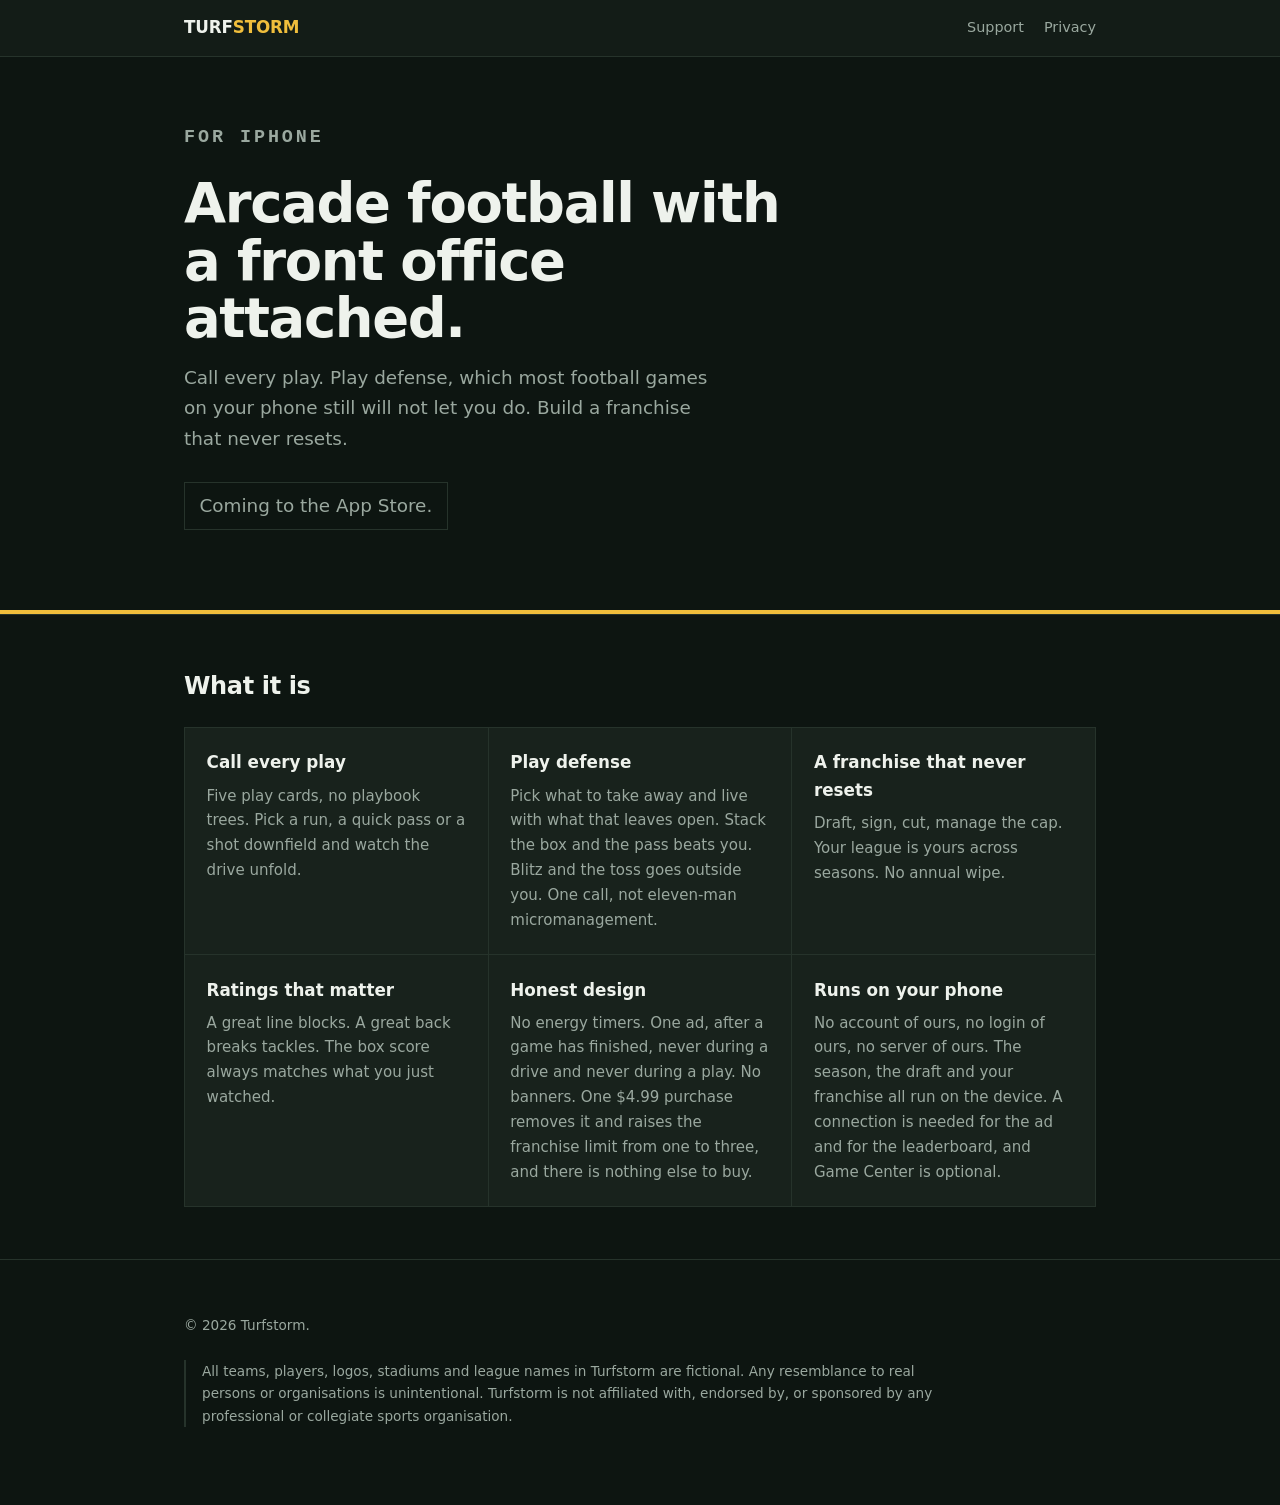
<file: index.html>
<!doctype html>
<html lang="en">
<head>
<meta charset="utf-8">
<meta name="viewport" content="width=device-width,initial-scale=1">
<title>Turfstorm</title>
<meta name="description" content="Arcade football with a front office attached. Call every play, play defense, and build a franchise that never resets.">
<link rel="stylesheet" href="/style.css">
</head>
<body>
<header class="bar"><div class="wrap">
  <a class="brand" href="/">TURF<span>STORM</span></a>
  <nav><a href="/support.html">Support</a><a href="/privacy.html">Privacy</a></nav>
</div></header>

<div class="hero"><div class="wrap">
  <p class="eyebrow">For iPhone</p>
  <h1>Arcade football with a front office attached.</h1>
  <p>Call every play. Play defense, which most football games on your phone still will not let you do. Build a franchise that never resets.</p>
  <p class="pill">Coming to the App Store.</p>
</div></div>

<section><div class="wrap">
  <h2>What it is</h2>
  <div class="features">
    <div class="feature">
      <h3>Call every play</h3>
      <p>Five play cards, no playbook trees. Pick a run, a quick pass or a shot downfield and watch the drive unfold.</p>
    </div>
    <div class="feature">
      <h3>Play defense</h3>
      <p>Pick what to take away and live with what that leaves open. Stack the box and the pass beats you. Blitz and the toss goes outside you. One call, not eleven-man micromanagement.</p>
    </div>
    <div class="feature">
      <h3>A franchise that never resets</h3>
      <p>Draft, sign, cut, manage the cap. Your league is yours across seasons. No annual wipe.</p>
    </div>
    <div class="feature">
      <h3>Ratings that matter</h3>
      <p>A great line blocks. A great back breaks tackles. The box score always matches what you just watched.</p>
    </div>
    <div class="feature">
      <h3>Honest design</h3>
      <p>No energy timers. One ad, after a game has finished, never during a drive and never during a play. No banners. One $4.99 purchase removes it and raises the franchise limit from one to three, and there is nothing else to buy.</p>
    </div>
    <div class="feature">
      <h3>Runs on your phone</h3>
      <p>No account of ours, no login of ours, no server of ours. The season, the draft and your franchise all run on the device. A connection is needed for the ad and for the leaderboard, and Game Center is optional.</p>
    </div>
  </div>
</div></section>

<footer><div class="wrap">
  <p>&copy; 2026 Turfstorm.</p>
  <p class="disclaimer">All teams, players, logos, stadiums and league names in Turfstorm are fictional. Any resemblance to real persons or organisations is unintentional. Turfstorm is not affiliated with, endorsed by, or sponsored by any professional or collegiate sports organisation.</p>
</div></footer>
</body>
</html>
</file>
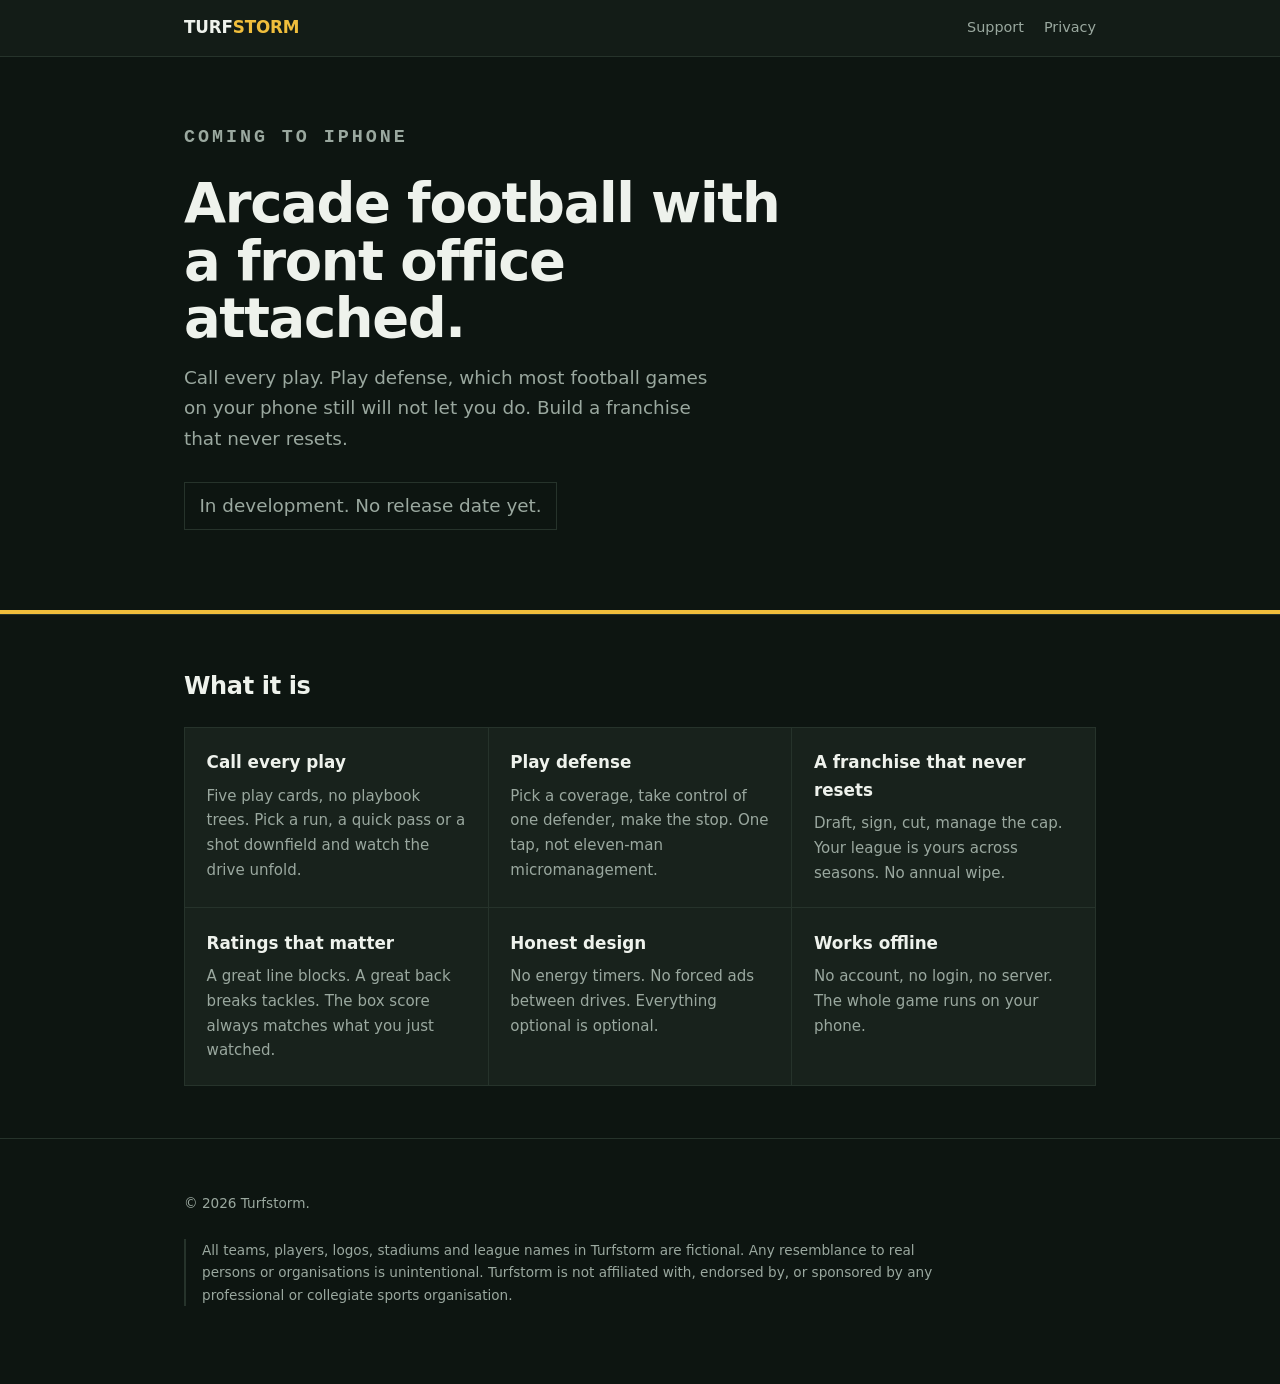
<file: public/index.html>
<!doctype html>
<html lang="en">
<head>
<meta charset="utf-8">
<meta name="viewport" content="width=device-width,initial-scale=1">
<title>Turfstorm</title>
<meta name="description" content="Arcade football with a front office attached. Call every play, play defense, and build a franchise that never resets.">
<link rel="stylesheet" href="/style.css">
</head>
<body>
<header class="bar"><div class="wrap">
  <a class="brand" href="/">TURF<span>STORM</span></a>
  <nav><a href="/support.html">Support</a><a href="/privacy.html">Privacy</a></nav>
</div></header>

<div class="hero"><div class="wrap">
  <p class="eyebrow">Coming to iPhone</p>
  <h1>Arcade football with a front office attached.</h1>
  <p>Call every play. Play defense, which most football games on your phone still will not let you do. Build a franchise that never resets.</p>
  <p class="pill">In development. No release date yet.</p>
</div></div>

<section><div class="wrap">
  <h2>What it is</h2>
  <div class="features">
    <div class="feature">
      <h3>Call every play</h3>
      <p>Five play cards, no playbook trees. Pick a run, a quick pass or a shot downfield and watch the drive unfold.</p>
    </div>
    <div class="feature">
      <h3>Play defense</h3>
      <p>Pick a coverage, take control of one defender, make the stop. One tap, not eleven-man micromanagement.</p>
    </div>
    <div class="feature">
      <h3>A franchise that never resets</h3>
      <p>Draft, sign, cut, manage the cap. Your league is yours across seasons. No annual wipe.</p>
    </div>
    <div class="feature">
      <h3>Ratings that matter</h3>
      <p>A great line blocks. A great back breaks tackles. The box score always matches what you just watched.</p>
    </div>
    <div class="feature">
      <h3>Honest design</h3>
      <p>No energy timers. No forced ads between drives. Everything optional is optional.</p>
    </div>
    <div class="feature">
      <h3>Works offline</h3>
      <p>No account, no login, no server. The whole game runs on your phone.</p>
    </div>
  </div>
</div></section>

<footer><div class="wrap">
  <p>&copy; 2026 Turfstorm.</p>
  <p class="disclaimer">All teams, players, logos, stadiums and league names in Turfstorm are fictional. Any resemblance to real persons or organisations is unintentional. Turfstorm is not affiliated with, endorsed by, or sponsored by any professional or collegiate sports organisation.</p>
</div></footer>
</body>
</html>
</file>
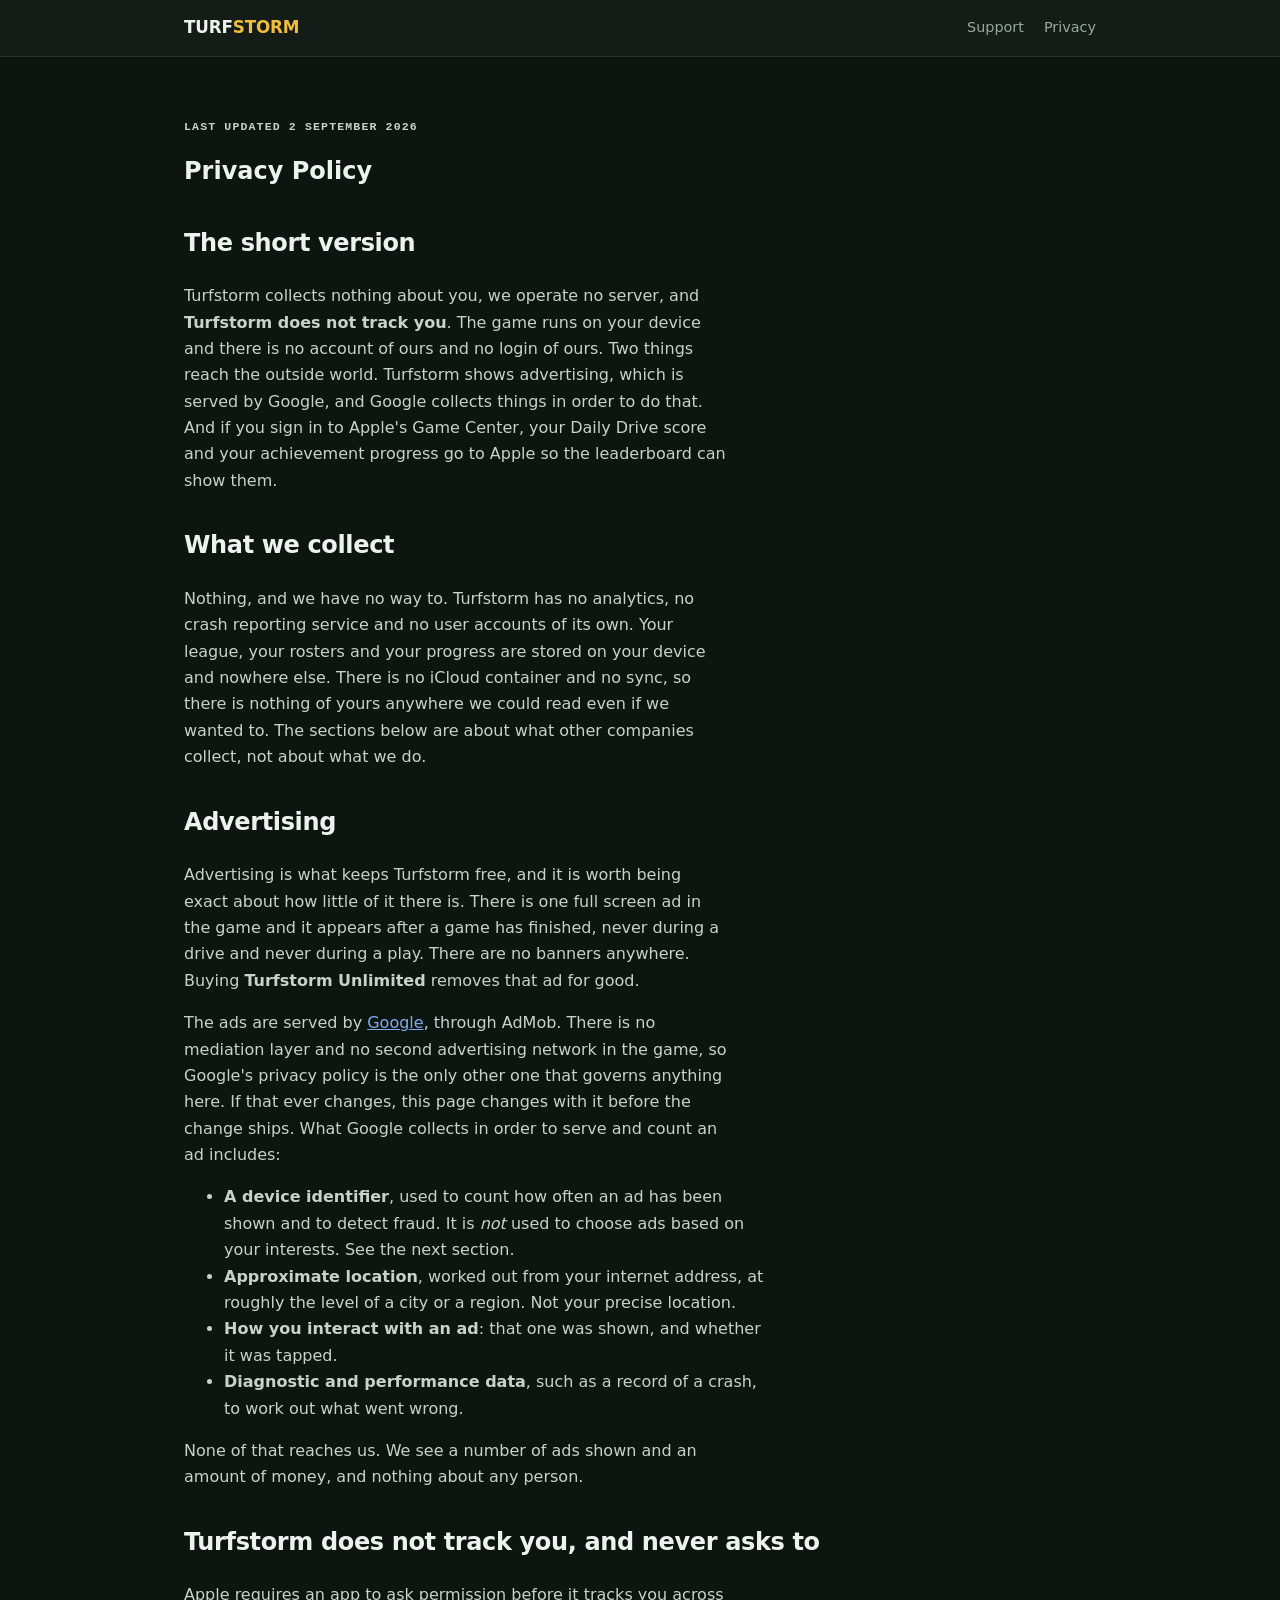
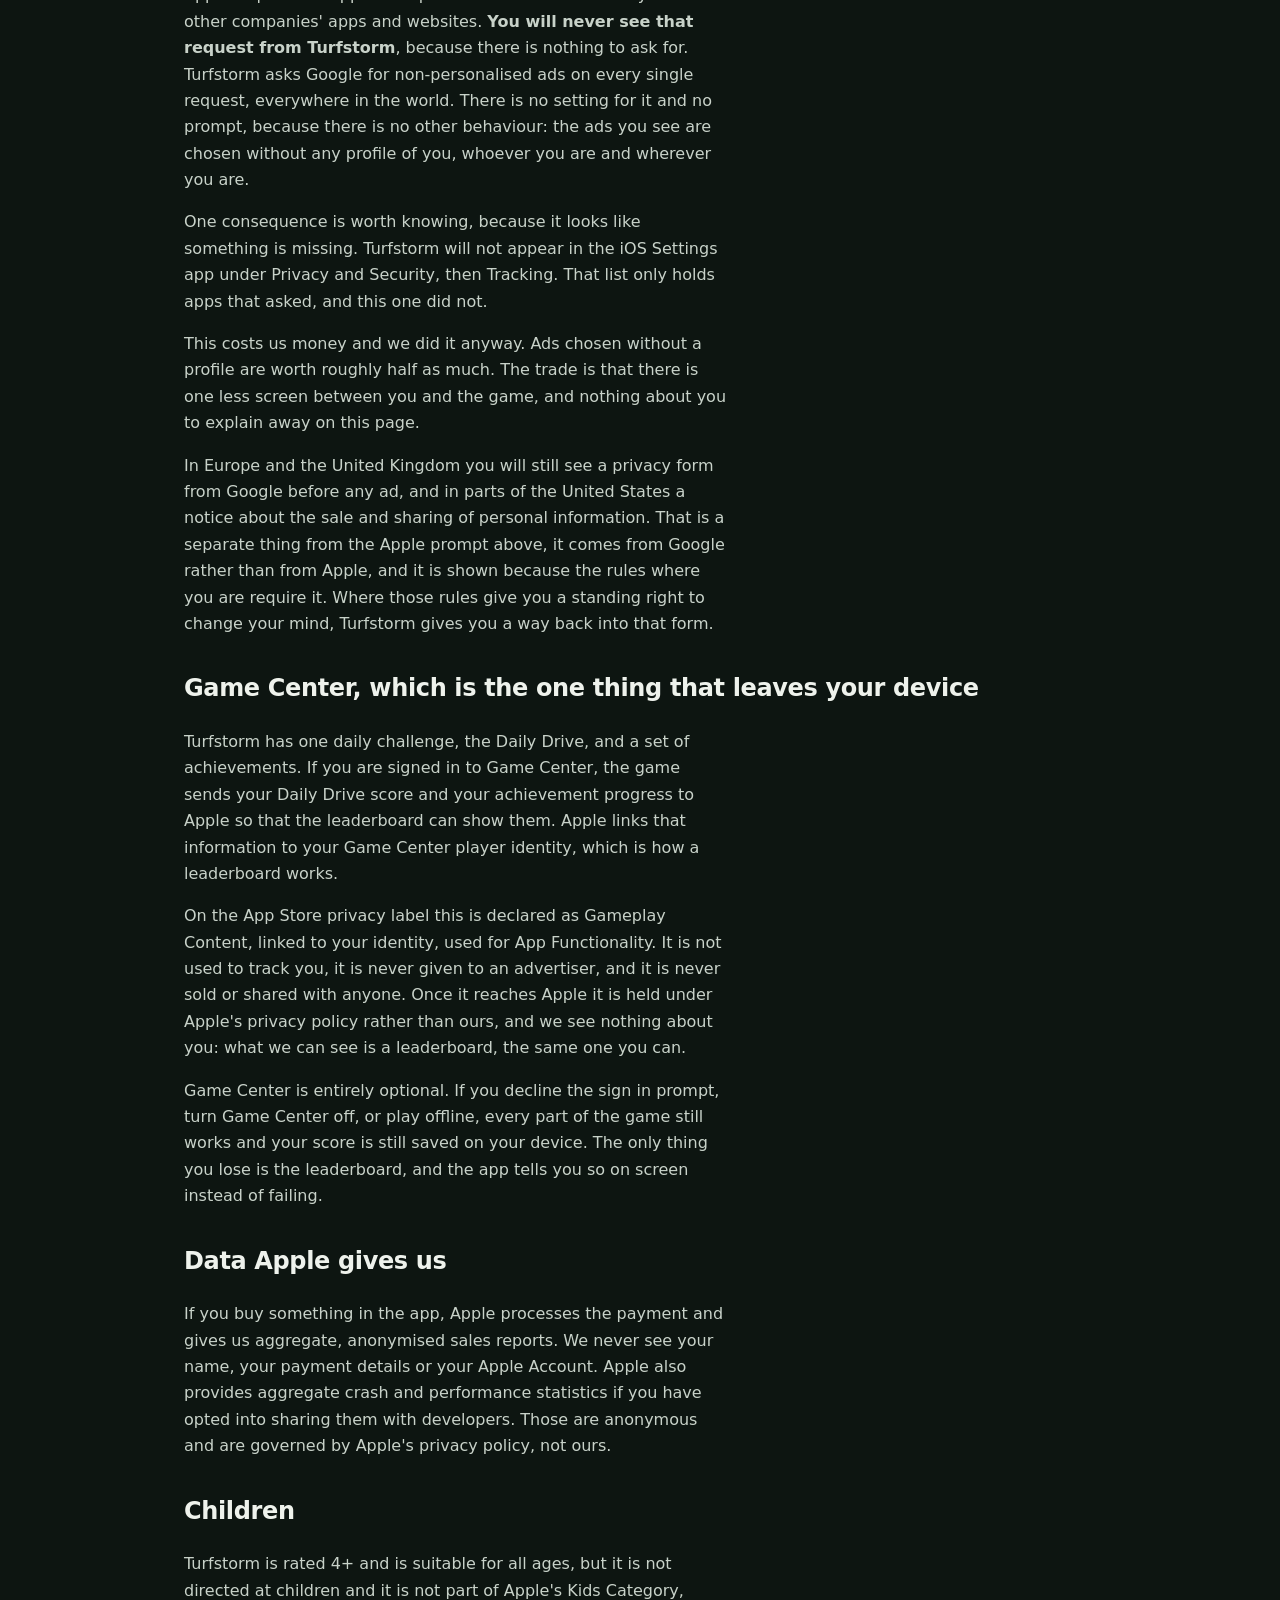
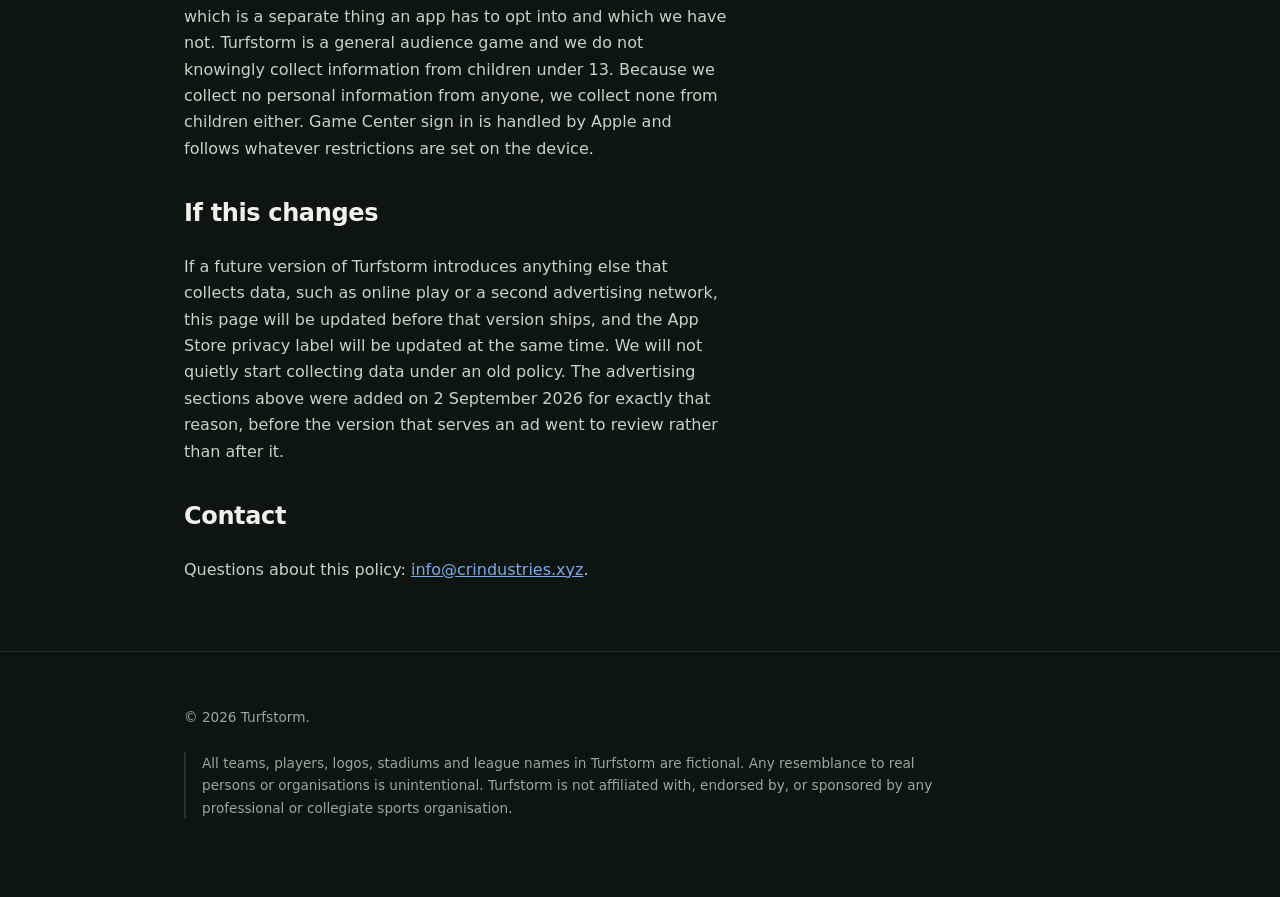
<file: privacy.html>
<!doctype html>
<html lang="en">
<head>
<meta charset="utf-8">
<meta name="viewport" content="width=device-width,initial-scale=1">
<title>Privacy Policy | Turfstorm</title>
<link rel="stylesheet" href="/style.css">
</head>
<body>
<header class="bar"><div class="wrap">
  <a class="brand" href="/">TURF<span>STORM</span></a>
  <nav><a href="/support.html">Support</a><a href="/privacy.html">Privacy</a></nav>
</div></header>

<section class="legal"><div class="wrap">
  <p class="updated">Last updated 2 September 2026</p>
  <h1>Privacy Policy</h1>

  <h2>The short version</h2>
  <p>Turfstorm collects nothing about you, we operate no server, and <strong>Turfstorm does not track you</strong>. The game runs on your device and there is no account of ours and no login of ours. Two things reach the outside world. Turfstorm shows advertising, which is served by Google, and Google collects things in order to do that. And if you sign in to Apple's Game Center, your Daily Drive score and your achievement progress go to Apple so the leaderboard can show them.</p>

  <h2>What we collect</h2>
  <p>Nothing, and we have no way to. Turfstorm has no analytics, no crash reporting service and no user accounts of its own. Your league, your rosters and your progress are stored on your device and nowhere else. There is no iCloud container and no sync, so there is nothing of yours anywhere we could read even if we wanted to. The sections below are about what other companies collect, not about what we do.</p>

  <h2>Advertising</h2>
  <p>Advertising is what keeps Turfstorm free, and it is worth being exact about how little of it there is. There is one full screen ad in the game and it appears after a game has finished, never during a drive and never during a play. There are no banners anywhere. Buying <strong>Turfstorm Unlimited</strong> removes that ad for good.</p>
  <p>The ads are served by <a href="https://policies.google.com/privacy">Google</a>, through AdMob. There is no mediation layer and no second advertising network in the game, so Google's privacy policy is the only other one that governs anything here. If that ever changes, this page changes with it before the change ships. What Google collects in order to serve and count an ad includes:</p>
  <ul>
    <li><strong>A device identifier</strong>, used to count how often an ad has been shown and to detect fraud. It is <em>not</em> used to choose ads based on your interests. See the next section.</li>
    <li><strong>Approximate location</strong>, worked out from your internet address, at roughly the level of a city or a region. Not your precise location.</li>
    <li><strong>How you interact with an ad</strong>: that one was shown, and whether it was tapped.</li>
    <li><strong>Diagnostic and performance data</strong>, such as a record of a crash, to work out what went wrong.</li>
  </ul>
  <p>None of that reaches us. We see a number of ads shown and an amount of money, and nothing about any person.</p>

  <h2>Turfstorm does not track you, and never asks to</h2>
  <p>Apple requires an app to ask permission before it tracks you across other companies' apps and websites. <strong>You will never see that request from Turfstorm</strong>, because there is nothing to ask for. Turfstorm asks Google for non-personalised ads on every single request, everywhere in the world. There is no setting for it and no prompt, because there is no other behaviour: the ads you see are chosen without any profile of you, whoever you are and wherever you are.</p>
  <p>One consequence is worth knowing, because it looks like something is missing. Turfstorm will not appear in the iOS Settings app under Privacy and Security, then Tracking. That list only holds apps that asked, and this one did not.</p>
  <p>This costs us money and we did it anyway. Ads chosen without a profile are worth roughly half as much. The trade is that there is one less screen between you and the game, and nothing about you to explain away on this page.</p>
  <p>In Europe and the United Kingdom you will still see a privacy form from Google before any ad, and in parts of the United States a notice about the sale and sharing of personal information. That is a separate thing from the Apple prompt above, it comes from Google rather than from Apple, and it is shown because the rules where you are require it. Where those rules give you a standing right to change your mind, Turfstorm gives you a way back into that form.</p>

  <h2>Game Center, which is the one thing that leaves your device</h2>
  <p>Turfstorm has one daily challenge, the Daily Drive, and a set of achievements. If you are signed in to Game Center, the game sends your Daily Drive score and your achievement progress to Apple so that the leaderboard can show them. Apple links that information to your Game Center player identity, which is how a leaderboard works.</p>
  <p>On the App Store privacy label this is declared as Gameplay Content, linked to your identity, used for App Functionality. It is not used to track you, it is never given to an advertiser, and it is never sold or shared with anyone. Once it reaches Apple it is held under Apple's privacy policy rather than ours, and we see nothing about you: what we can see is a leaderboard, the same one you can.</p>
  <p>Game Center is entirely optional. If you decline the sign in prompt, turn Game Center off, or play offline, every part of the game still works and your score is still saved on your device. The only thing you lose is the leaderboard, and the app tells you so on screen instead of failing.</p>

  <h2>Data Apple gives us</h2>
  <p>If you buy something in the app, Apple processes the payment and gives us aggregate, anonymised sales reports. We never see your name, your payment details or your Apple Account. Apple also provides aggregate crash and performance statistics if you have opted into sharing them with developers. Those are anonymous and are governed by Apple's privacy policy, not ours.</p>

  <h2>Children</h2>
  <p>Turfstorm is rated 4+ and is suitable for all ages, but it is not directed at children and it is not part of Apple's Kids Category, which is a separate thing an app has to opt into and which we have not. Turfstorm is a general audience game and we do not knowingly collect information from children under 13. Because we collect no personal information from anyone, we collect none from children either. Game Center sign in is handled by Apple and follows whatever restrictions are set on the device.</p>

  <h2>If this changes</h2>
  <p>If a future version of Turfstorm introduces anything else that collects data, such as online play or a second advertising network, this page will be updated before that version ships, and the App Store privacy label will be updated at the same time. We will not quietly start collecting data under an old policy. The advertising sections above were added on 2 September 2026 for exactly that reason, before the version that serves an ad went to review rather than after it.</p>

  <h2>Contact</h2>
  <p>Questions about this policy: <a href="mailto:info@crindustries.xyz">info@crindustries.xyz</a>.</p>
</div></section>

<footer><div class="wrap">
  <p>&copy; 2026 Turfstorm.</p>
  <p class="disclaimer">All teams, players, logos, stadiums and league names in Turfstorm are fictional. Any resemblance to real persons or organisations is unintentional. Turfstorm is not affiliated with, endorsed by, or sponsored by any professional or collegiate sports organisation.</p>
</div></footer>
</body>
</html>
</file>
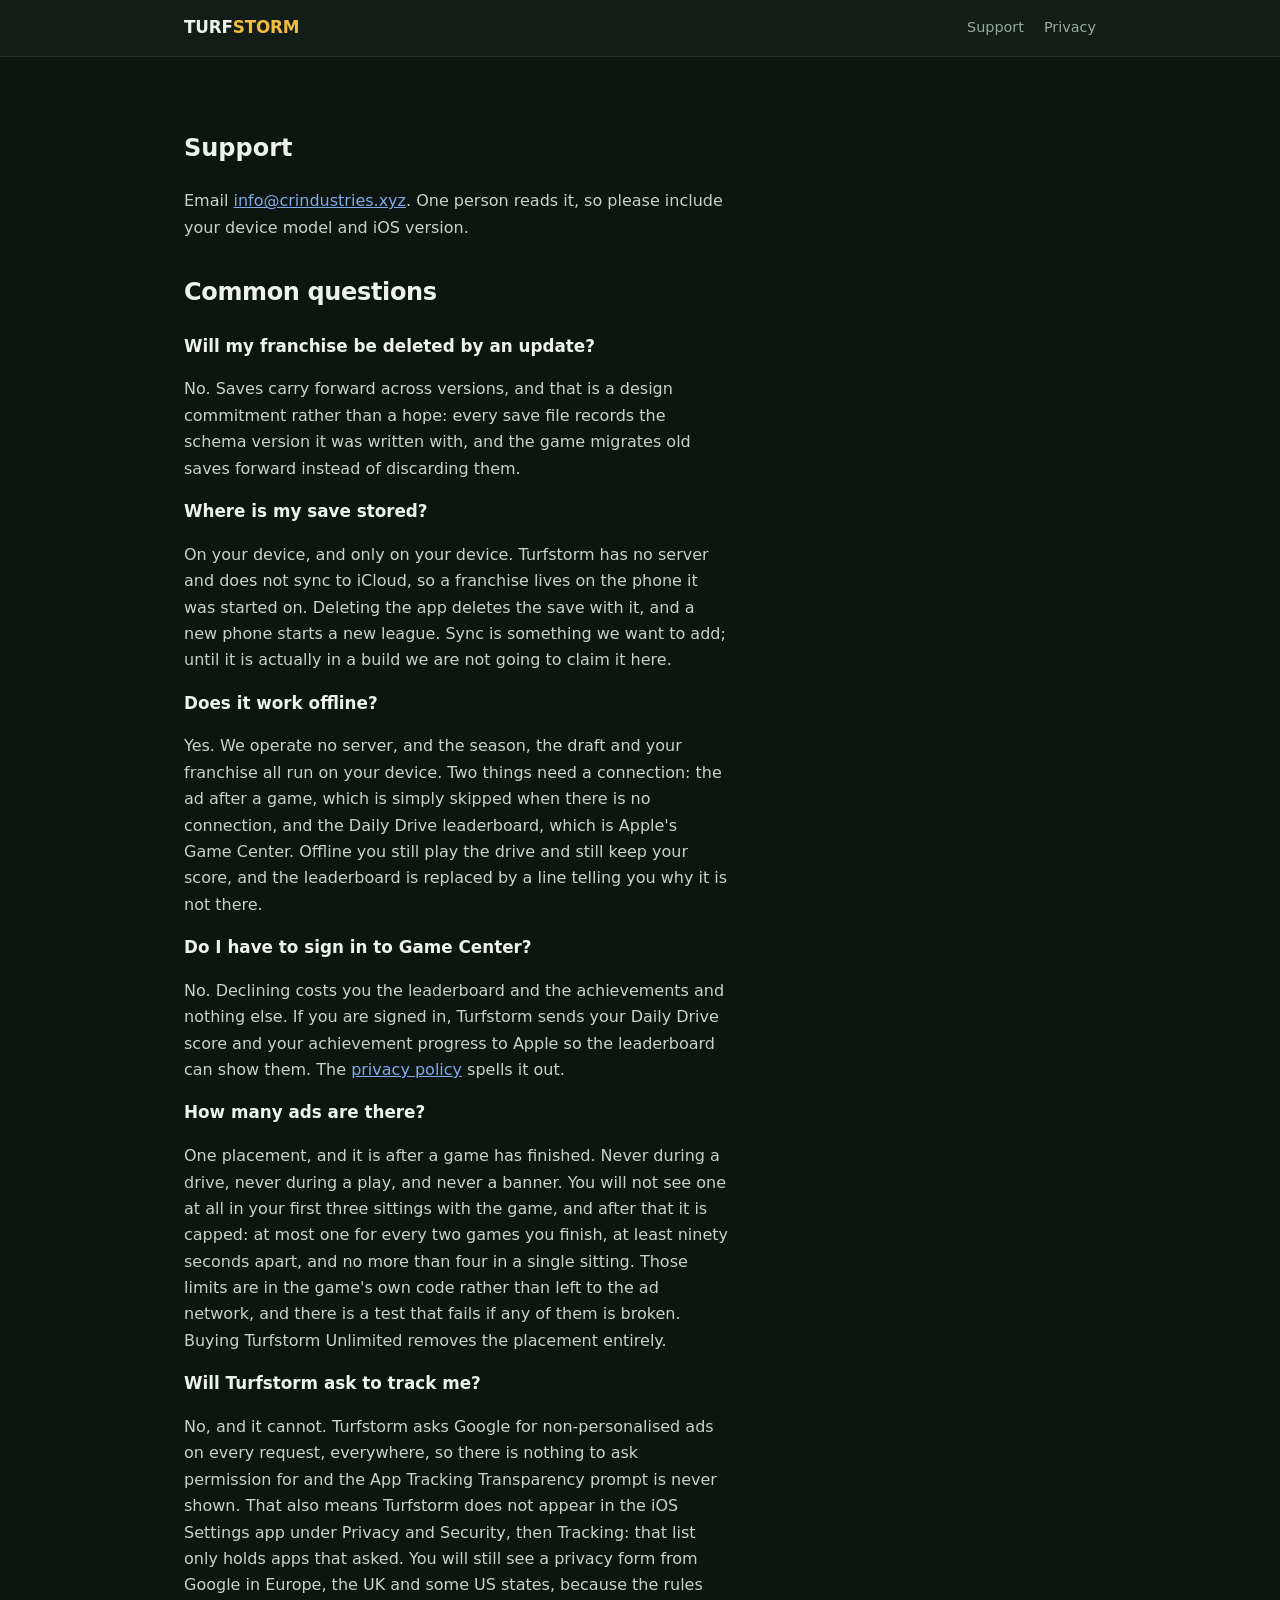
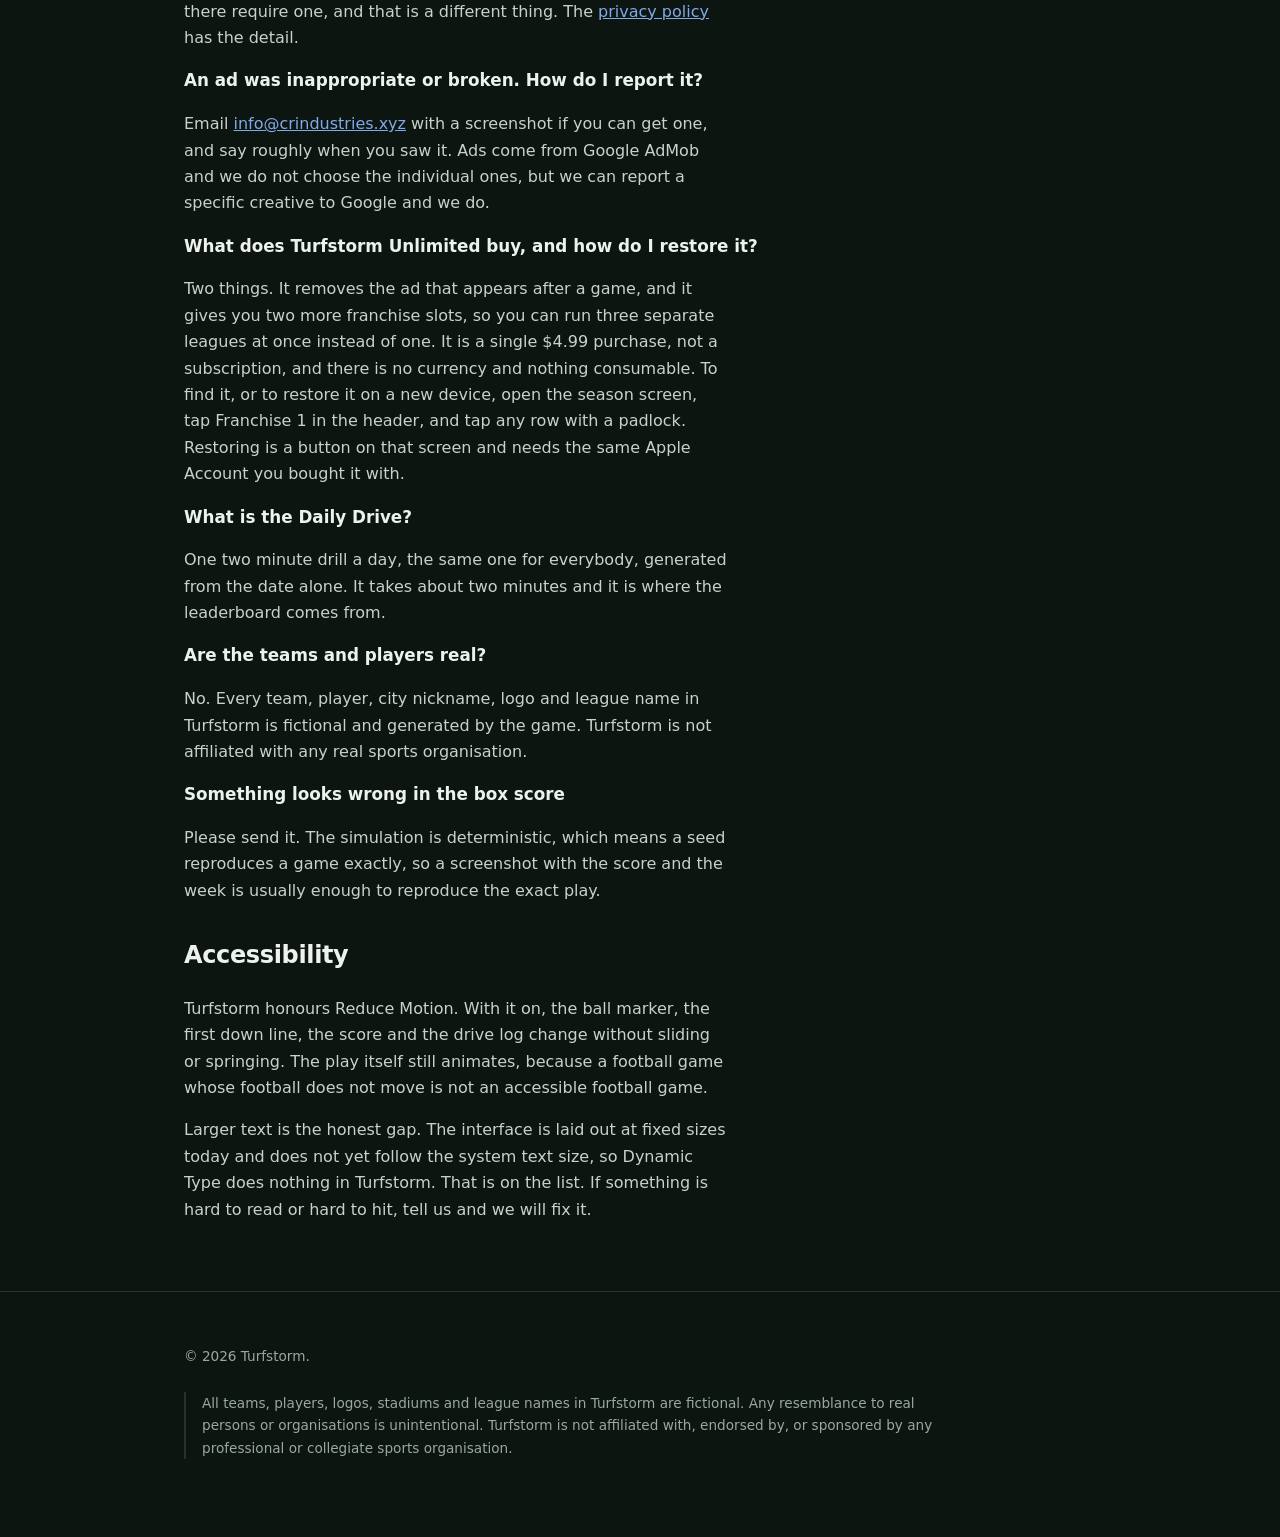
<file: support.html>
<!doctype html>
<html lang="en">
<head>
<meta charset="utf-8">
<meta name="viewport" content="width=device-width,initial-scale=1">
<title>Support | Turfstorm</title>
<link rel="stylesheet" href="/style.css">
</head>
<body>
<header class="bar"><div class="wrap">
  <a class="brand" href="/">TURF<span>STORM</span></a>
  <nav><a href="/support.html">Support</a><a href="/privacy.html">Privacy</a></nav>
</div></header>

<section class="legal"><div class="wrap">
  <h1>Support</h1>
  <p>Email <a href="mailto:info@crindustries.xyz">info@crindustries.xyz</a>. One person reads it, so please include your device model and iOS version.</p>

  <h2>Common questions</h2>

  <h3>Will my franchise be deleted by an update?</h3>
  <p>No. Saves carry forward across versions, and that is a design commitment rather than a hope: every save file records the schema version it was written with, and the game migrates old saves forward instead of discarding them.</p>

  <h3>Where is my save stored?</h3>
  <p>On your device, and only on your device. Turfstorm has no server and does not sync to iCloud, so a franchise lives on the phone it was started on. Deleting the app deletes the save with it, and a new phone starts a new league. Sync is something we want to add; until it is actually in a build we are not going to claim it here.</p>

  <h3>Does it work offline?</h3>
  <p>Yes. We operate no server, and the season, the draft and your franchise all run on your device. Two things need a connection: the ad after a game, which is simply skipped when there is no connection, and the Daily Drive leaderboard, which is Apple's Game Center. Offline you still play the drive and still keep your score, and the leaderboard is replaced by a line telling you why it is not there.</p>

  <h3>Do I have to sign in to Game Center?</h3>
  <p>No. Declining costs you the leaderboard and the achievements and nothing else. If you are signed in, Turfstorm sends your Daily Drive score and your achievement progress to Apple so the leaderboard can show them. The <a href="/privacy.html">privacy policy</a> spells it out.</p>

  <h3>How many ads are there?</h3>
  <p>One placement, and it is after a game has finished. Never during a drive, never during a play, and never a banner. You will not see one at all in your first three sittings with the game, and after that it is capped: at most one for every two games you finish, at least ninety seconds apart, and no more than four in a single sitting. Those limits are in the game's own code rather than left to the ad network, and there is a test that fails if any of them is broken. Buying Turfstorm Unlimited removes the placement entirely.</p>

  <h3>Will Turfstorm ask to track me?</h3>
  <p>No, and it cannot. Turfstorm asks Google for non-personalised ads on every request, everywhere, so there is nothing to ask permission for and the App Tracking Transparency prompt is never shown. That also means Turfstorm does not appear in the iOS Settings app under Privacy and Security, then Tracking: that list only holds apps that asked. You will still see a privacy form from Google in Europe, the UK and some US states, because the rules there require one, and that is a different thing. The <a href="/privacy.html">privacy policy</a> has the detail.</p>

  <h3>An ad was inappropriate or broken. How do I report it?</h3>
  <p>Email <a href="mailto:info@crindustries.xyz">info@crindustries.xyz</a> with a screenshot if you can get one, and say roughly when you saw it. Ads come from Google AdMob and we do not choose the individual ones, but we can report a specific creative to Google and we do.</p>

  <h3>What does Turfstorm Unlimited buy, and how do I restore it?</h3>
  <p>Two things. It removes the ad that appears after a game, and it gives you two more franchise slots, so you can run three separate leagues at once instead of one. It is a single $4.99 purchase, not a subscription, and there is no currency and nothing consumable. To find it, or to restore it on a new device, open the season screen, tap Franchise 1 in the header, and tap any row with a padlock. Restoring is a button on that screen and needs the same Apple Account you bought it with.</p>

  <h3>What is the Daily Drive?</h3>
  <p>One two minute drill a day, the same one for everybody, generated from the date alone. It takes about two minutes and it is where the leaderboard comes from.</p>

  <h3>Are the teams and players real?</h3>
  <p>No. Every team, player, city nickname, logo and league name in Turfstorm is fictional and generated by the game. Turfstorm is not affiliated with any real sports organisation.</p>

  <h3>Something looks wrong in the box score</h3>
  <p>Please send it. The simulation is deterministic, which means a seed reproduces a game exactly, so a screenshot with the score and the week is usually enough to reproduce the exact play.</p>

  <h2>Accessibility</h2>
  <p>Turfstorm honours Reduce Motion. With it on, the ball marker, the first down line, the score and the drive log change without sliding or springing. The play itself still animates, because a football game whose football does not move is not an accessible football game.</p>
  <p>Larger text is the honest gap. The interface is laid out at fixed sizes today and does not yet follow the system text size, so Dynamic Type does nothing in Turfstorm. That is on the list. If something is hard to read or hard to hit, tell us and we will fix it.</p>
</div></section>

<footer><div class="wrap">
  <p>&copy; 2026 Turfstorm.</p>
  <p class="disclaimer">All teams, players, logos, stadiums and league names in Turfstorm are fictional. Any resemblance to real persons or organisations is unintentional. Turfstorm is not affiliated with, endorsed by, or sponsored by any professional or collegiate sports organisation.</p>
</div></footer>
</body>
</html>
</file>
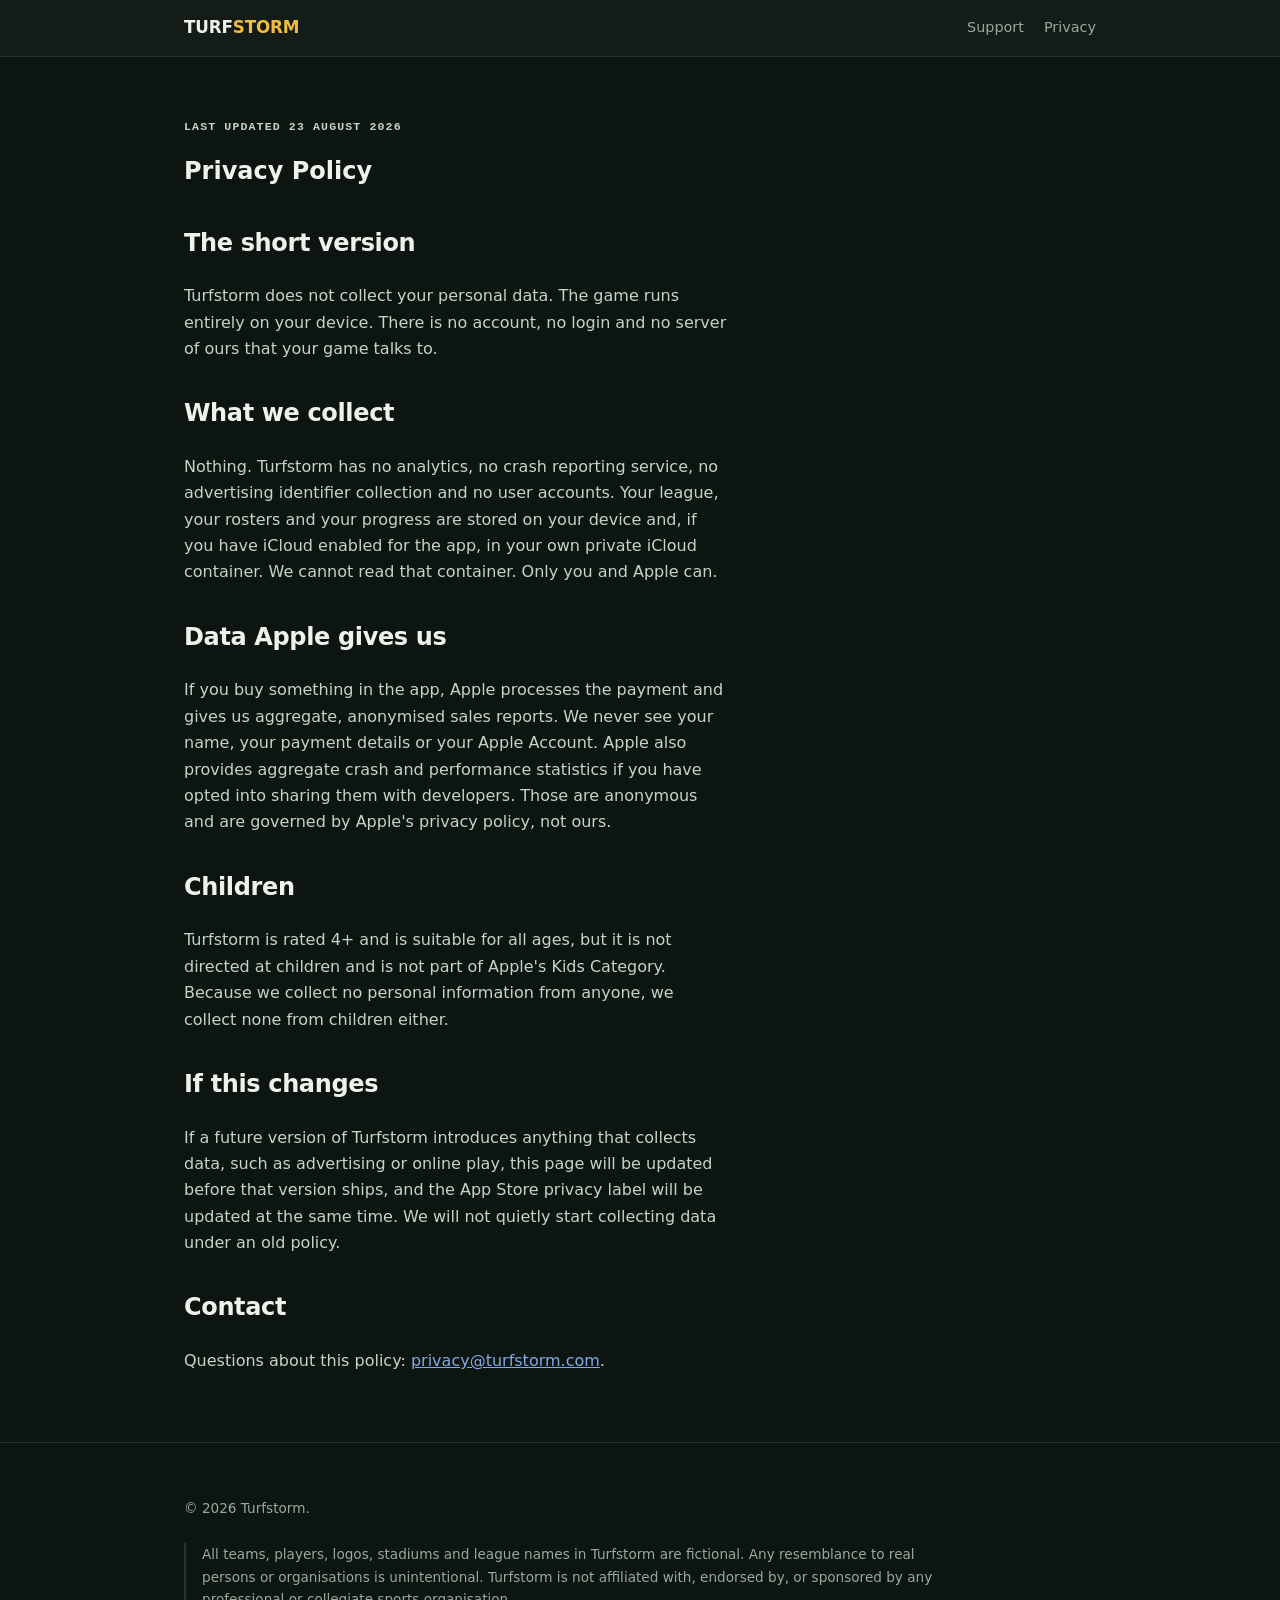
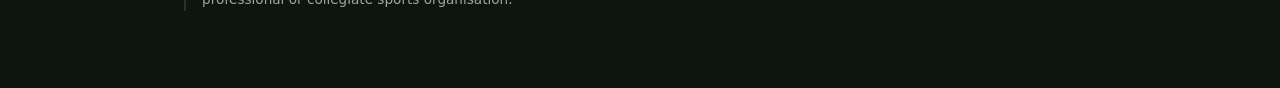
<file: public/privacy.html>
<!doctype html>
<html lang="en">
<head>
<meta charset="utf-8">
<meta name="viewport" content="width=device-width,initial-scale=1">
<title>Privacy Policy | Turfstorm</title>
<link rel="stylesheet" href="/style.css">
</head>
<body>
<header class="bar"><div class="wrap">
  <a class="brand" href="/">TURF<span>STORM</span></a>
  <nav><a href="/support.html">Support</a><a href="/privacy.html">Privacy</a></nav>
</div></header>

<section class="legal"><div class="wrap">
  <p class="updated">Last updated 23 August 2026</p>
  <h1>Privacy Policy</h1>

  <h2>The short version</h2>
  <p>Turfstorm does not collect your personal data. The game runs entirely on your device. There is no account, no login and no server of ours that your game talks to.</p>

  <h2>What we collect</h2>
  <p>Nothing. Turfstorm has no analytics, no crash reporting service, no advertising identifier collection and no user accounts. Your league, your rosters and your progress are stored on your device and, if you have iCloud enabled for the app, in your own private iCloud container. We cannot read that container. Only you and Apple can.</p>

  <h2>Data Apple gives us</h2>
  <p>If you buy something in the app, Apple processes the payment and gives us aggregate, anonymised sales reports. We never see your name, your payment details or your Apple Account. Apple also provides aggregate crash and performance statistics if you have opted into sharing them with developers. Those are anonymous and are governed by Apple's privacy policy, not ours.</p>

  <h2>Children</h2>
  <p>Turfstorm is rated 4+ and is suitable for all ages, but it is not directed at children and is not part of Apple's Kids Category. Because we collect no personal information from anyone, we collect none from children either.</p>

  <h2>If this changes</h2>
  <p>If a future version of Turfstorm introduces anything that collects data, such as advertising or online play, this page will be updated before that version ships, and the App Store privacy label will be updated at the same time. We will not quietly start collecting data under an old policy.</p>

  <h2>Contact</h2>
  <p>Questions about this policy: <a href="mailto:privacy@turfstorm.com">privacy@turfstorm.com</a>.</p>
</div></section>

<footer><div class="wrap">
  <p>&copy; 2026 Turfstorm.</p>
  <p class="disclaimer">All teams, players, logos, stadiums and league names in Turfstorm are fictional. Any resemblance to real persons or organisations is unintentional. Turfstorm is not affiliated with, endorsed by, or sponsored by any professional or collegiate sports organisation.</p>
</div></footer>
</body>
</html>
</file>
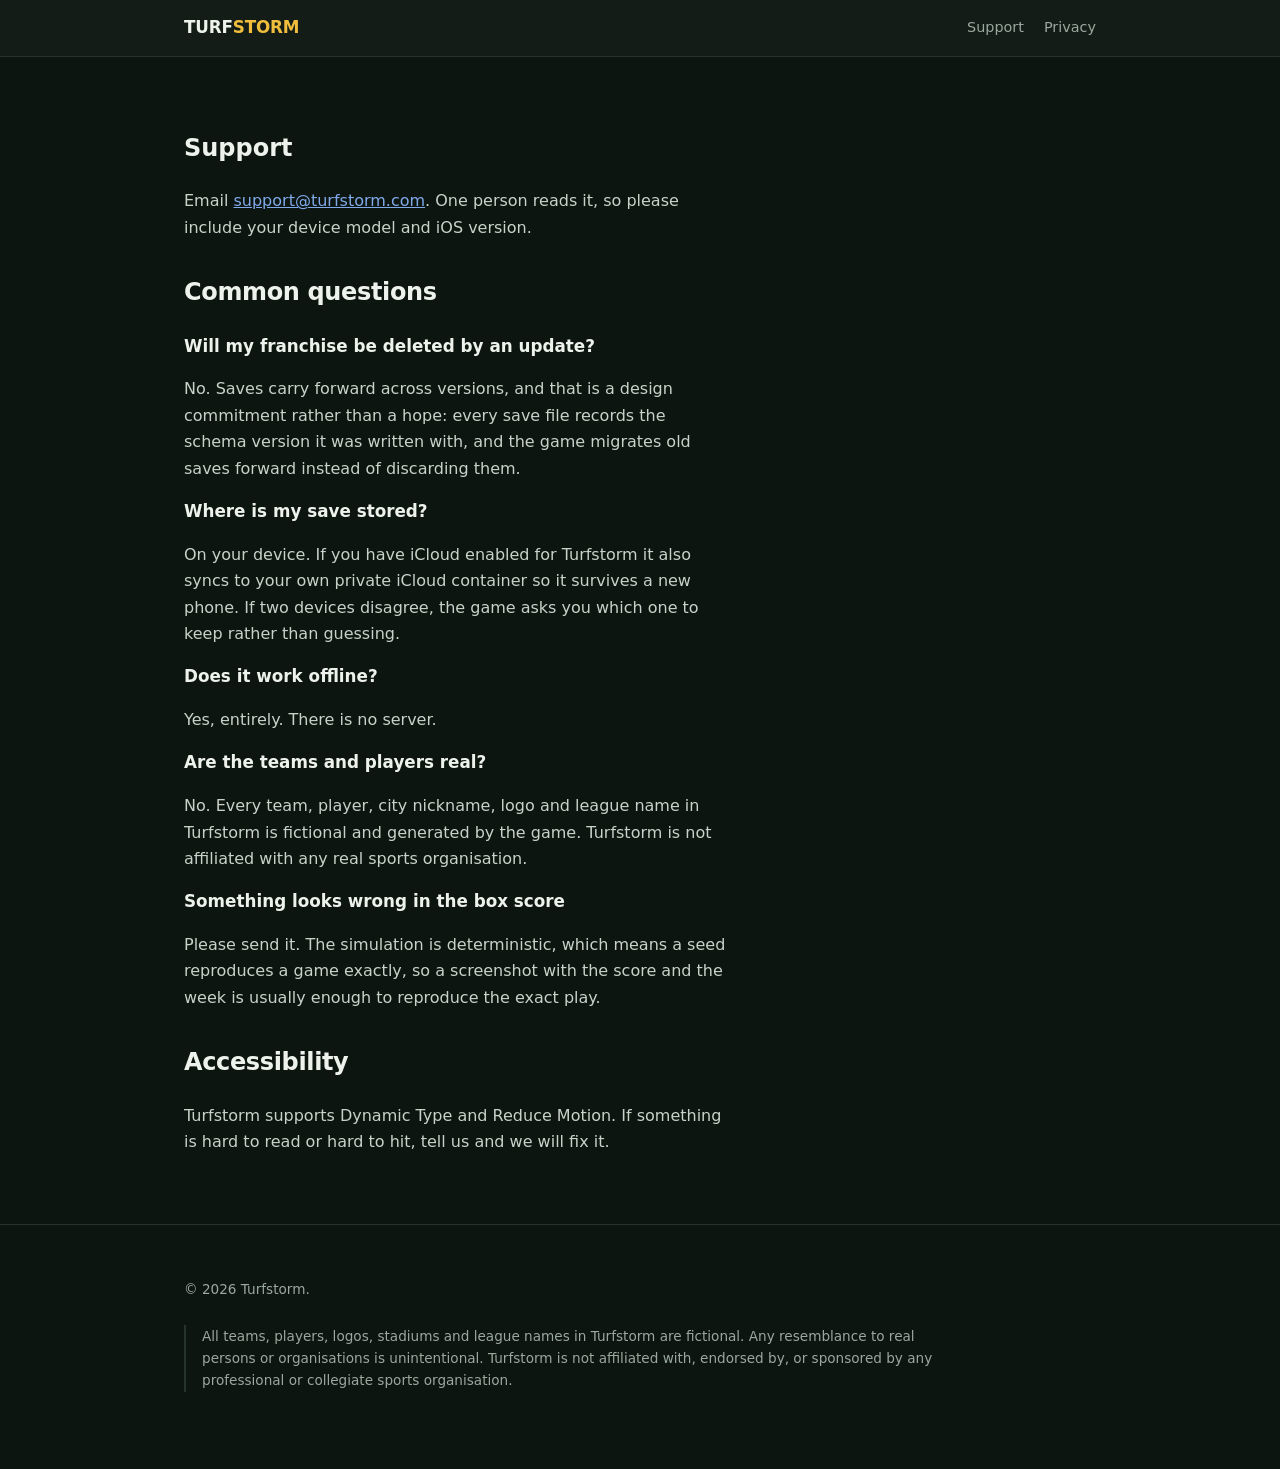
<file: public/support.html>
<!doctype html>
<html lang="en">
<head>
<meta charset="utf-8">
<meta name="viewport" content="width=device-width,initial-scale=1">
<title>Support | Turfstorm</title>
<link rel="stylesheet" href="/style.css">
</head>
<body>
<header class="bar"><div class="wrap">
  <a class="brand" href="/">TURF<span>STORM</span></a>
  <nav><a href="/support.html">Support</a><a href="/privacy.html">Privacy</a></nav>
</div></header>

<section class="legal"><div class="wrap">
  <h1>Support</h1>
  <p>Email <a href="mailto:support@turfstorm.com">support@turfstorm.com</a>. One person reads it, so please include your device model and iOS version.</p>

  <h2>Common questions</h2>

  <h3>Will my franchise be deleted by an update?</h3>
  <p>No. Saves carry forward across versions, and that is a design commitment rather than a hope: every save file records the schema version it was written with, and the game migrates old saves forward instead of discarding them.</p>

  <h3>Where is my save stored?</h3>
  <p>On your device. If you have iCloud enabled for Turfstorm it also syncs to your own private iCloud container so it survives a new phone. If two devices disagree, the game asks you which one to keep rather than guessing.</p>

  <h3>Does it work offline?</h3>
  <p>Yes, entirely. There is no server.</p>

  <h3>Are the teams and players real?</h3>
  <p>No. Every team, player, city nickname, logo and league name in Turfstorm is fictional and generated by the game. Turfstorm is not affiliated with any real sports organisation.</p>

  <h3>Something looks wrong in the box score</h3>
  <p>Please send it. The simulation is deterministic, which means a seed reproduces a game exactly, so a screenshot with the score and the week is usually enough to reproduce the exact play.</p>

  <h2>Accessibility</h2>
  <p>Turfstorm supports Dynamic Type and Reduce Motion. If something is hard to read or hard to hit, tell us and we will fix it.</p>
</div></section>

<footer><div class="wrap">
  <p>&copy; 2026 Turfstorm.</p>
  <p class="disclaimer">All teams, players, logos, stadiums and league names in Turfstorm are fictional. Any resemblance to real persons or organisations is unintentional. Turfstorm is not affiliated with, endorsed by, or sponsored by any professional or collegiate sports organisation.</p>
</div></footer>
</body>
</html>
</file>
<file: style.css>
/* Turfstorm marketing site.
   Same broadcast-telestrator language as the app: turf ground, chalk type, the first-down
   line as the single accent. Square corners, no gradients, no rounded cards. */
:root{
  --turf:#0d1511; --turf-2:#131c17; --panel:#18221c; --edge:#26332b;
  --chalk:#eef2ec; --muted:#9aa89f;
  --marker:#f0be3c; --scrimmage:#7fa9e8;
  --measure:34rem;
}
*{box-sizing:border-box}
html{-webkit-text-size-adjust:100%}
body{
  margin:0;background:var(--turf);color:var(--chalk);
  font:16px/1.65 ui-sans-serif,system-ui,-apple-system,"Helvetica Neue",Arial,sans-serif;
}
a{color:var(--scrimmage)}
.wrap{max-width:60rem;margin:0 auto;padding:0 1.5rem}
header.bar{
  border-bottom:1px solid var(--edge);background:var(--turf-2);
  position:sticky;top:0;z-index:10;
}
header.bar .wrap{display:flex;align-items:center;gap:1rem;height:3.5rem}
.brand{font-weight:800;letter-spacing:-.01em;font-size:1.05rem;text-decoration:none;color:var(--chalk)}
.brand span{color:var(--marker)}
nav{margin-left:auto;display:flex;gap:1.25rem;font-size:.9rem}
nav a{color:var(--muted);text-decoration:none}
nav a:hover,nav a:focus-visible{color:var(--chalk)}

.hero{padding:4.5rem 0 3.5rem;border-bottom:1px solid var(--edge);position:relative;overflow:hidden}
.hero::after{
  content:"";position:absolute;left:0;right:0;bottom:0;height:4px;background:var(--marker);
}
.hero h1{font-size:clamp(2.1rem,6vw,3.4rem);line-height:1.05;margin:0 0 1rem;max-width:16ch;letter-spacing:-.025em}
.hero p{font-size:1.15rem;color:var(--muted);max-width:var(--measure);margin:0 0 1.75rem}
.eyebrow{
  font:600 .72rem/1 ui-monospace,SFMono-Regular,Menlo,monospace;
  letter-spacing:.16em;text-transform:uppercase;color:var(--marker);margin:0 0 1rem
}
.pill{
  display:inline-block;border:1px solid var(--edge);padding:.5rem .9rem;
  font-size:.82rem;color:var(--muted)
}

section{padding:3.25rem 0;border-bottom:1px solid var(--edge)}
h2{font-size:1.5rem;letter-spacing:-.015em;margin:0 0 1.25rem}
h3{font-size:1.05rem;margin:0 0 .4rem}
p,li{max-width:var(--measure)}
.features{display:grid;grid-template-columns:repeat(auto-fit,minmax(15rem,1fr));gap:1px;background:var(--edge);border:1px solid var(--edge)}
.feature{background:var(--panel);padding:1.35rem}
.feature p{color:var(--muted);font-size:.94rem;margin:0}
.feature h3{color:var(--chalk)}

.legal h2{margin-top:2rem}
.legal h2:first-child{margin-top:0}
.legal p,.legal li{color:#c8d2c9}
.updated{font:600 .72rem/1 ui-monospace,monospace;letter-spacing:.1em;text-transform:uppercase;color:var(--muted)}

footer{padding:2.5rem 0 4rem;color:var(--muted);font-size:.85rem}
footer p{max-width:48rem}
.disclaimer{border-left:2px solid var(--edge);padding-left:1rem;margin-top:1.5rem}
@media (prefers-reduced-motion:no-preference){html{scroll-behavior:smooth}}
:focus-visible{outline:2px solid var(--marker);outline-offset:2px}
</file>
